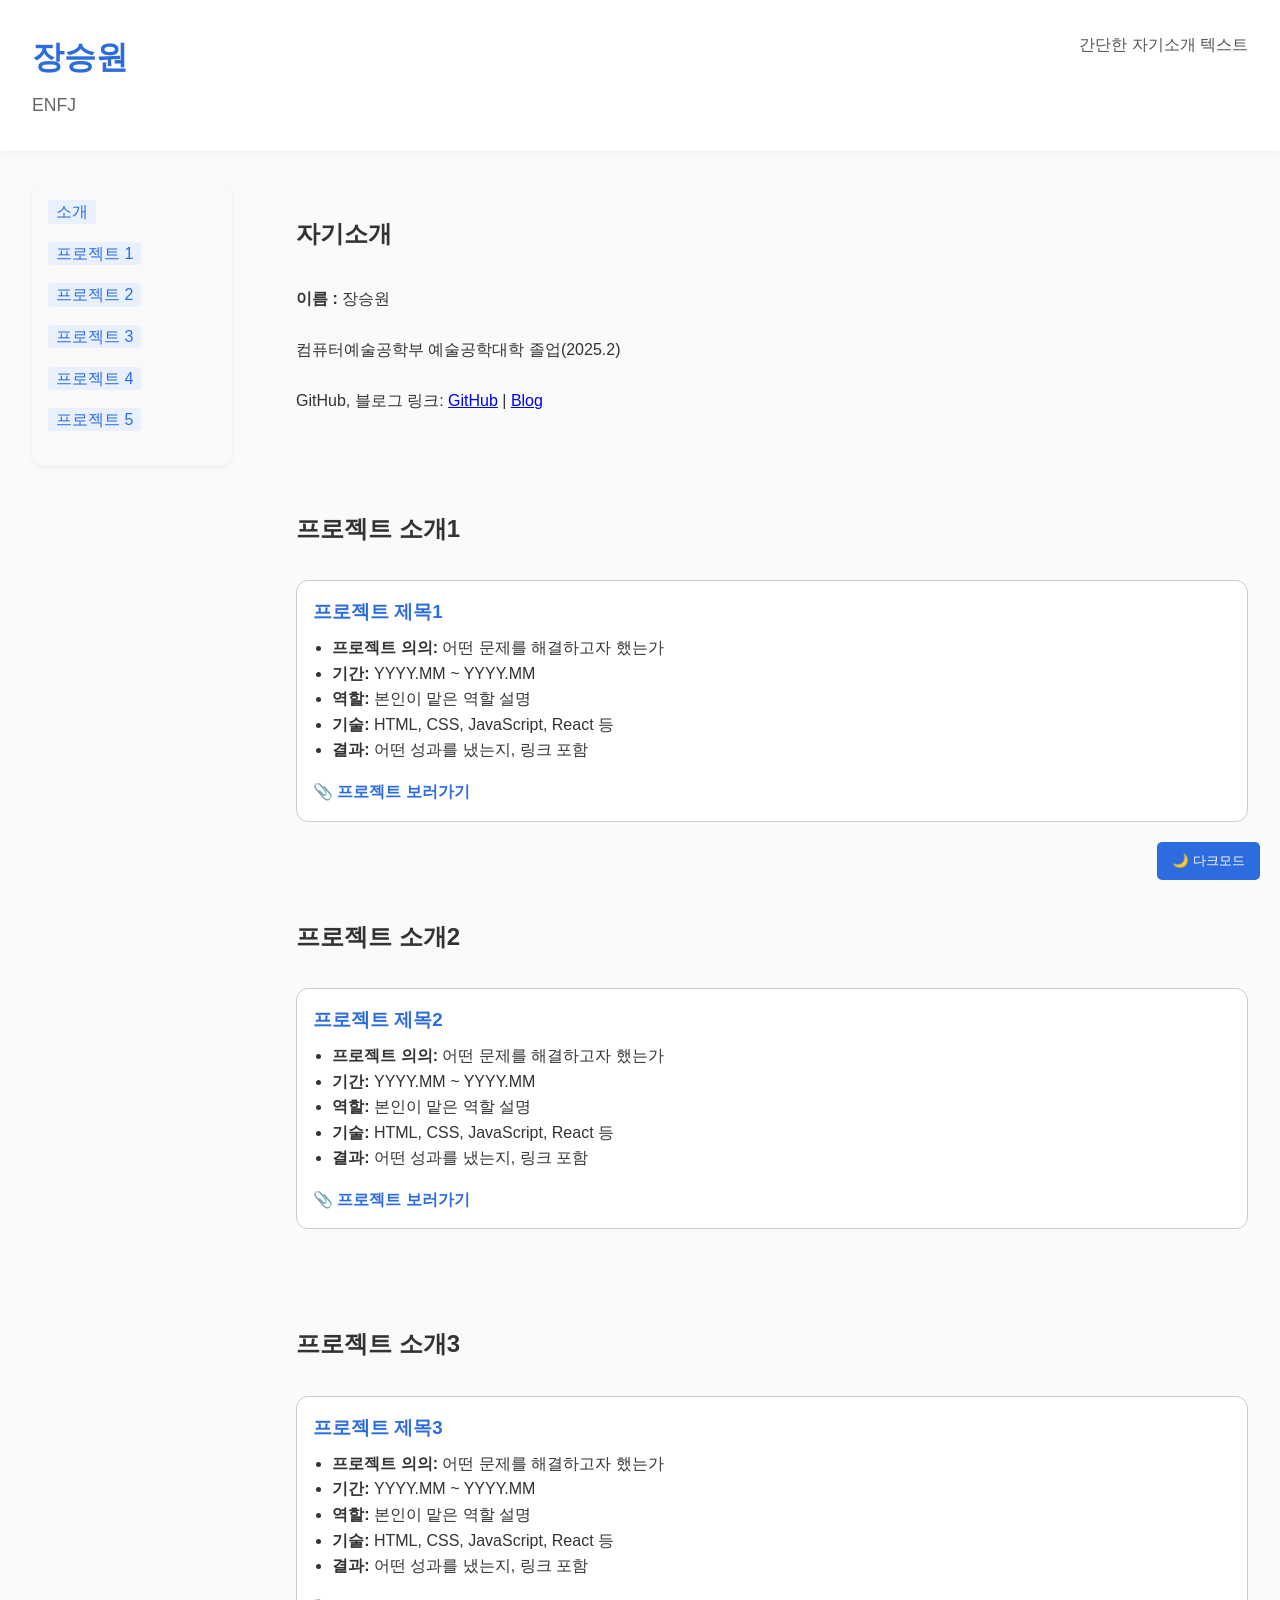
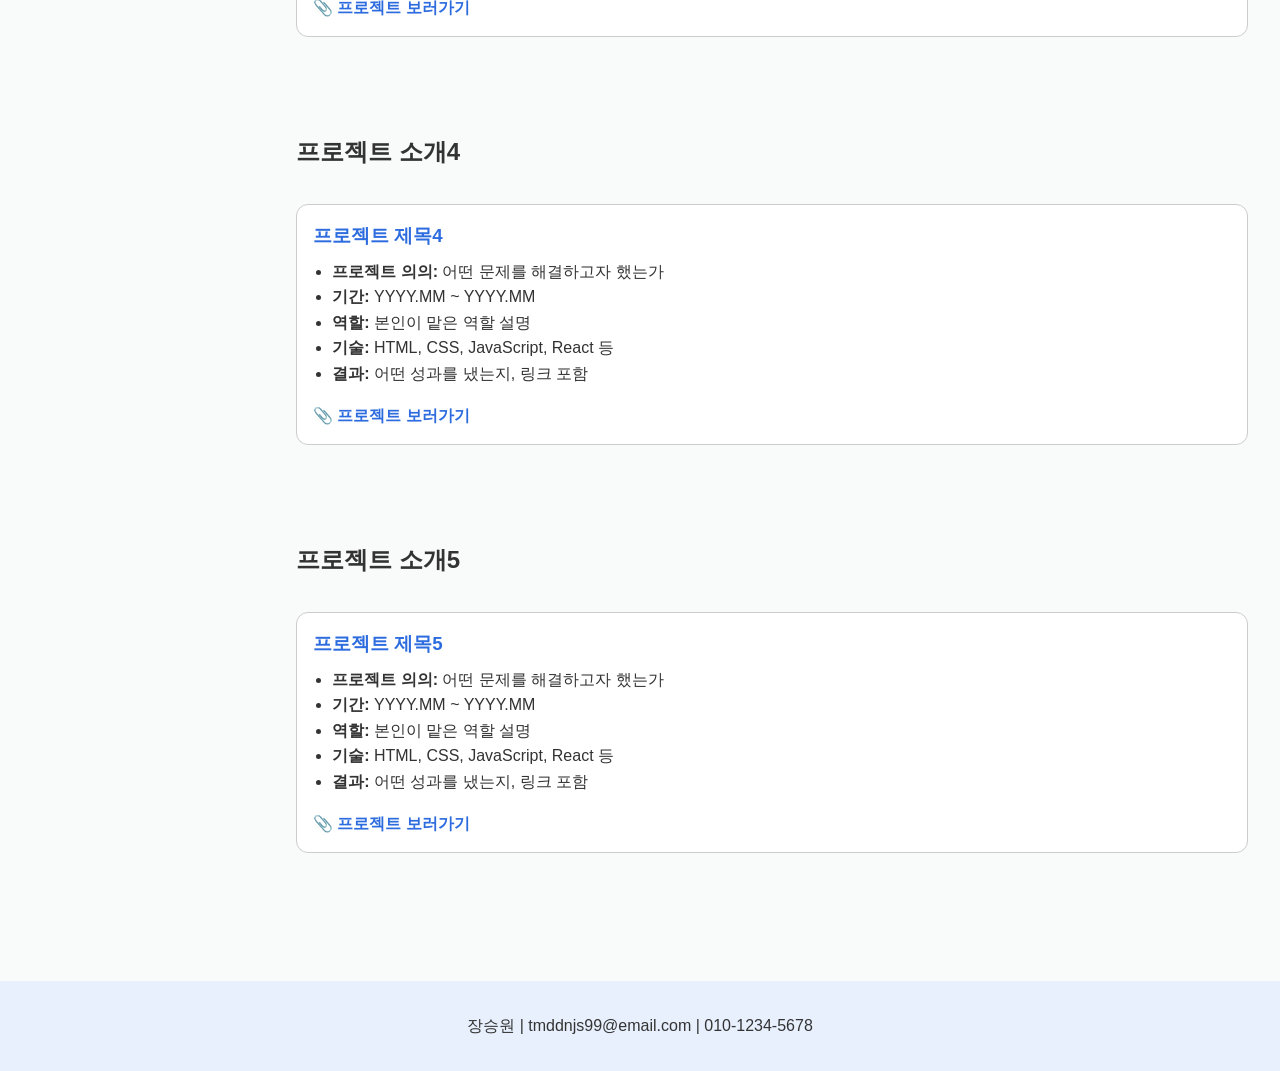
<file: index.html>
<!DOCTYPE html>
<html lang="ko">
<head>
  <meta charset="UTF-8" />
  <meta name="viewport" content="width=device-width, initial-scale=1.0" />
  <title>자기소개 페이지</title>
  <link rel="stylesheet" href="./style.css" />
</head>
<body>
  <header class="main-header">
    <div class="intro-title">
      <h1>장승원</h1>
      <p class="job-title">ENFJ</p>
    </div>
    <div class="self-intro">
      <p>간단한 자기소개 텍스트</p>
    </div>
  </header>

  <div class="main-content">
    <aside class="side-nav">
      <nav>
        <ul>
          <li><a href="#about">소개</a></li>
          <li><a href="#projects1">프로젝트 1</a></li>
          <li><a href="#projects2">프로젝트 2</a></li>
          <li><a href="#projects3">프로젝트 3</a></li>
          <li><a href="#projects4">프로젝트 4</a></li>
          <li><a href="#projects5">프로젝트 5</a></li>
        </ul>
      </nav>
    </aside>


    <section class="content">
      <article id="about" class="about">
        <h2>자기소개</h2>
        <p><b>이름 : </b>장승원</p><br>
        <p>컴퓨터예술공학부 예술공학대학 졸업(2025.2)</p><br>
        <p>GitHub, 블로그 링크: 
          <a href="https://github.com" target="_blank">GitHub</a> | 
          <a href="https://yourblog.com" target="_blank">Blog</a>
        </p>
      </article>

      <article id="projects1" class="projects">
        <h2>프로젝트 소개1</h2>
        <div class="project-card">
          <h3>프로젝트 제목1</h3>
          <ul>
            <li><strong>프로젝트 의의:</strong> 어떤 문제를 해결하고자 했는가</li>
            <li><strong>기간:</strong> YYYY.MM ~ YYYY.MM</li>
            <li><strong>역할:</strong> 본인이 맡은 역할 설명</li>
            <li><strong>기술:</strong> HTML, CSS, JavaScript, React 등</li>
            <li><strong>결과:</strong> 어떤 성과를 냈는지, 링크 포함</li>
          </ul>
          <a href="https://github.com/project-link" target="_blank">📎 프로젝트 보러가기</a>
        </div>
      </article>

      <article id="projects2" class="projects">
        <h2>프로젝트 소개2</h2>
        <div class="project-card">
          <h3>프로젝트 제목2</h3>
          <ul>
            <li><strong>프로젝트 의의:</strong> 어떤 문제를 해결하고자 했는가</li>
            <li><strong>기간:</strong> YYYY.MM ~ YYYY.MM</li>
            <li><strong>역할:</strong> 본인이 맡은 역할 설명</li>
            <li><strong>기술:</strong> HTML, CSS, JavaScript, React 등</li>
            <li><strong>결과:</strong> 어떤 성과를 냈는지, 링크 포함</li>
          </ul>
          <a href="https://github.com/project-link" target="_blank">📎 프로젝트 보러가기</a>
        </div>
      </article>

      <article id="projects3" class="projects">
        <h2>프로젝트 소개3</h2>
        <div class="project-card">
          <h3>프로젝트 제목3</h3>
          <ul>
            <li><strong>프로젝트 의의:</strong> 어떤 문제를 해결하고자 했는가</li>
            <li><strong>기간:</strong> YYYY.MM ~ YYYY.MM</li>
            <li><strong>역할:</strong> 본인이 맡은 역할 설명</li>
            <li><strong>기술:</strong> HTML, CSS, JavaScript, React 등</li>
            <li><strong>결과:</strong> 어떤 성과를 냈는지, 링크 포함</li>
          </ul>
          <a href="https://github.com/project-link" target="_blank">📎 프로젝트 보러가기</a>
        </div>
      </article>
      <article id="projects4" class="projects">
        <h2>프로젝트 소개4</h2>
        <div class="project-card">
          <h3>프로젝트 제목4</h3>
          <ul>
            <li><strong>프로젝트 의의:</strong> 어떤 문제를 해결하고자 했는가</li>
            <li><strong>기간:</strong> YYYY.MM ~ YYYY.MM</li>
            <li><strong>역할:</strong> 본인이 맡은 역할 설명</li>
            <li><strong>기술:</strong> HTML, CSS, JavaScript, React 등</li>
            <li><strong>결과:</strong> 어떤 성과를 냈는지, 링크 포함</li>
          </ul>
          <a href="https://github.com/project-link" target="_blank">📎 프로젝트 보러가기</a>
        </div>
      </article>
      <article id="projects5" class="projects">
        <h2>프로젝트 소개5</h2>
        <div class="project-card">
          <h3>프로젝트 제목5</h3>
          <ul>
            <li><strong>프로젝트 의의:</strong> 어떤 문제를 해결하고자 했는가</li>
            <li><strong>기간:</strong> YYYY.MM ~ YYYY.MM</li>
            <li><strong>역할:</strong> 본인이 맡은 역할 설명</li>
            <li><strong>기술:</strong> HTML, CSS, JavaScript, React 등</li>
            <li><strong>결과:</strong> 어떤 성과를 냈는지, 링크 포함</li>
          </ul>
          <a href="https://github.com/project-link" target="_blank">📎 프로젝트 보러가기</a>
        </div>
      </article>
    </section>
  </div>

  <footer id="footer">
    <p>장승원 | tmddnjs99@email.com | 010-1234-5678</p>
  </footer>

  <script src="script.js"></script>
</body>
</html>
</file>
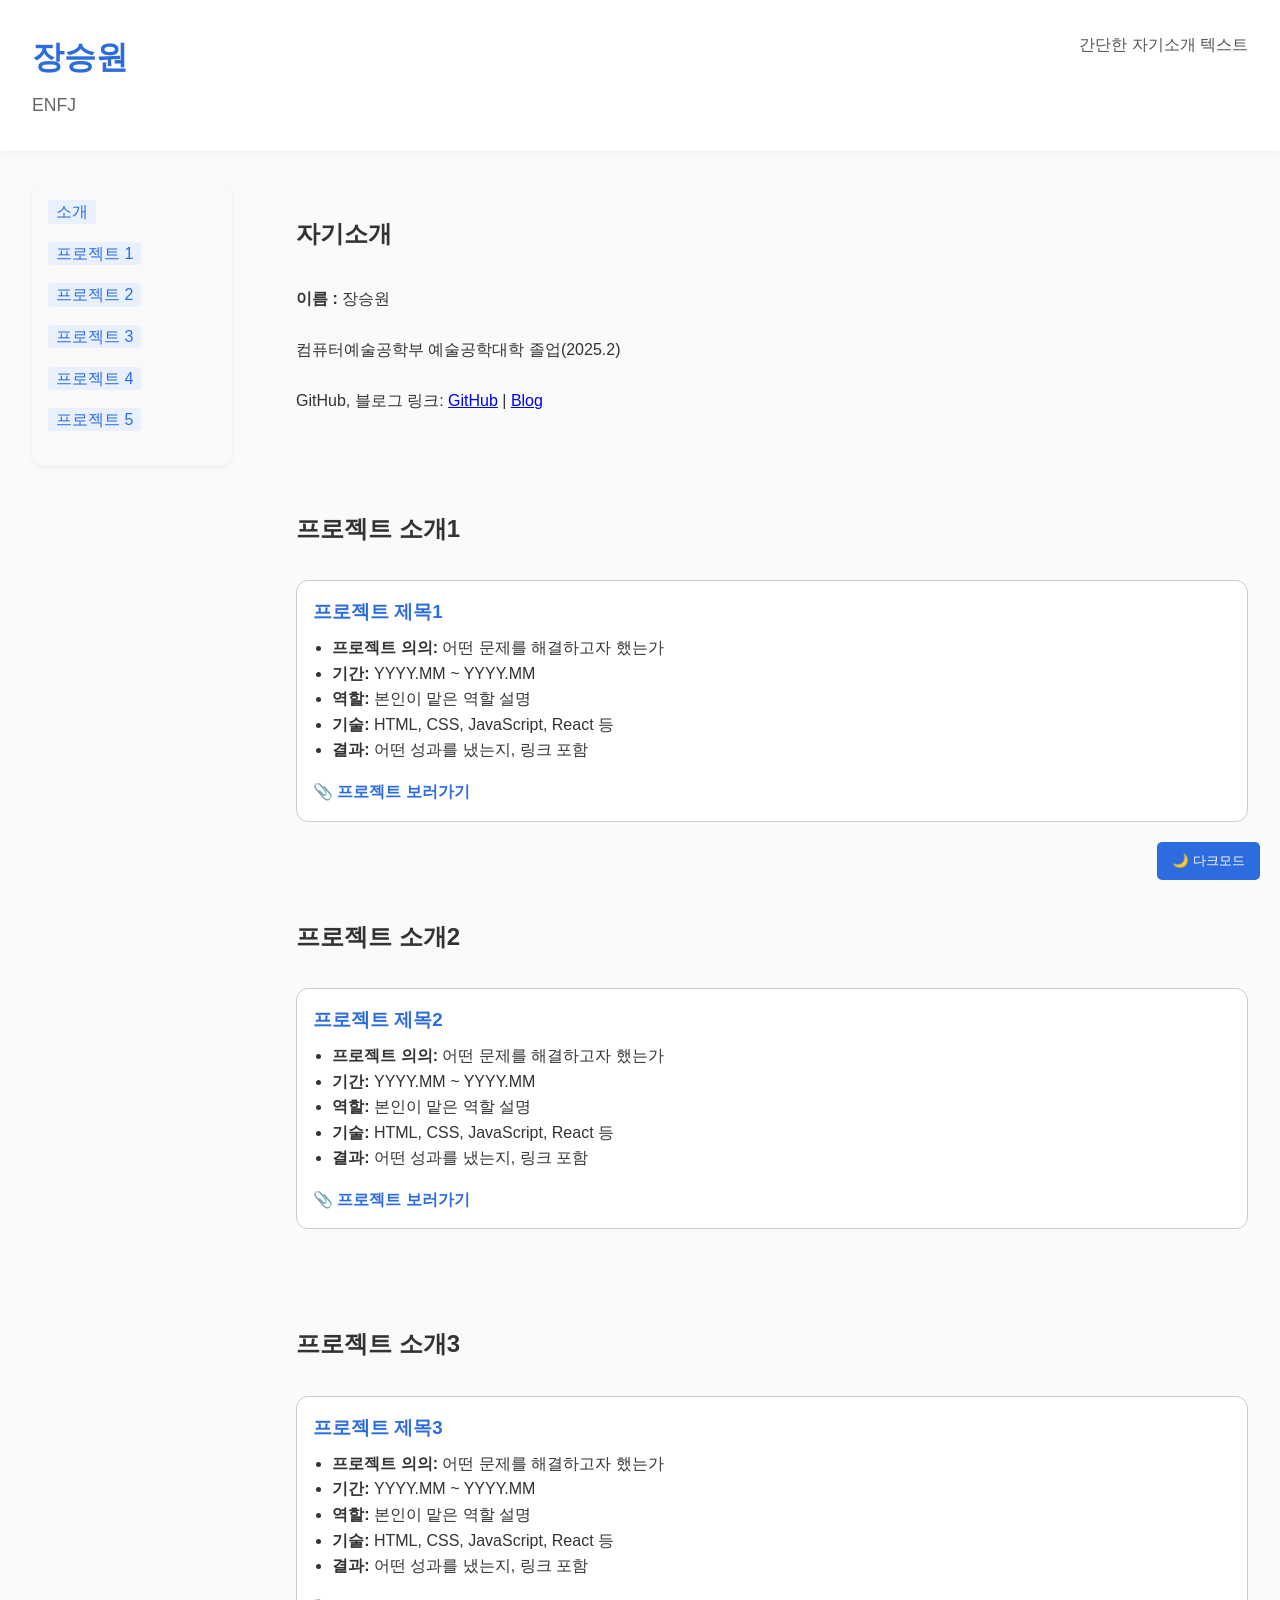
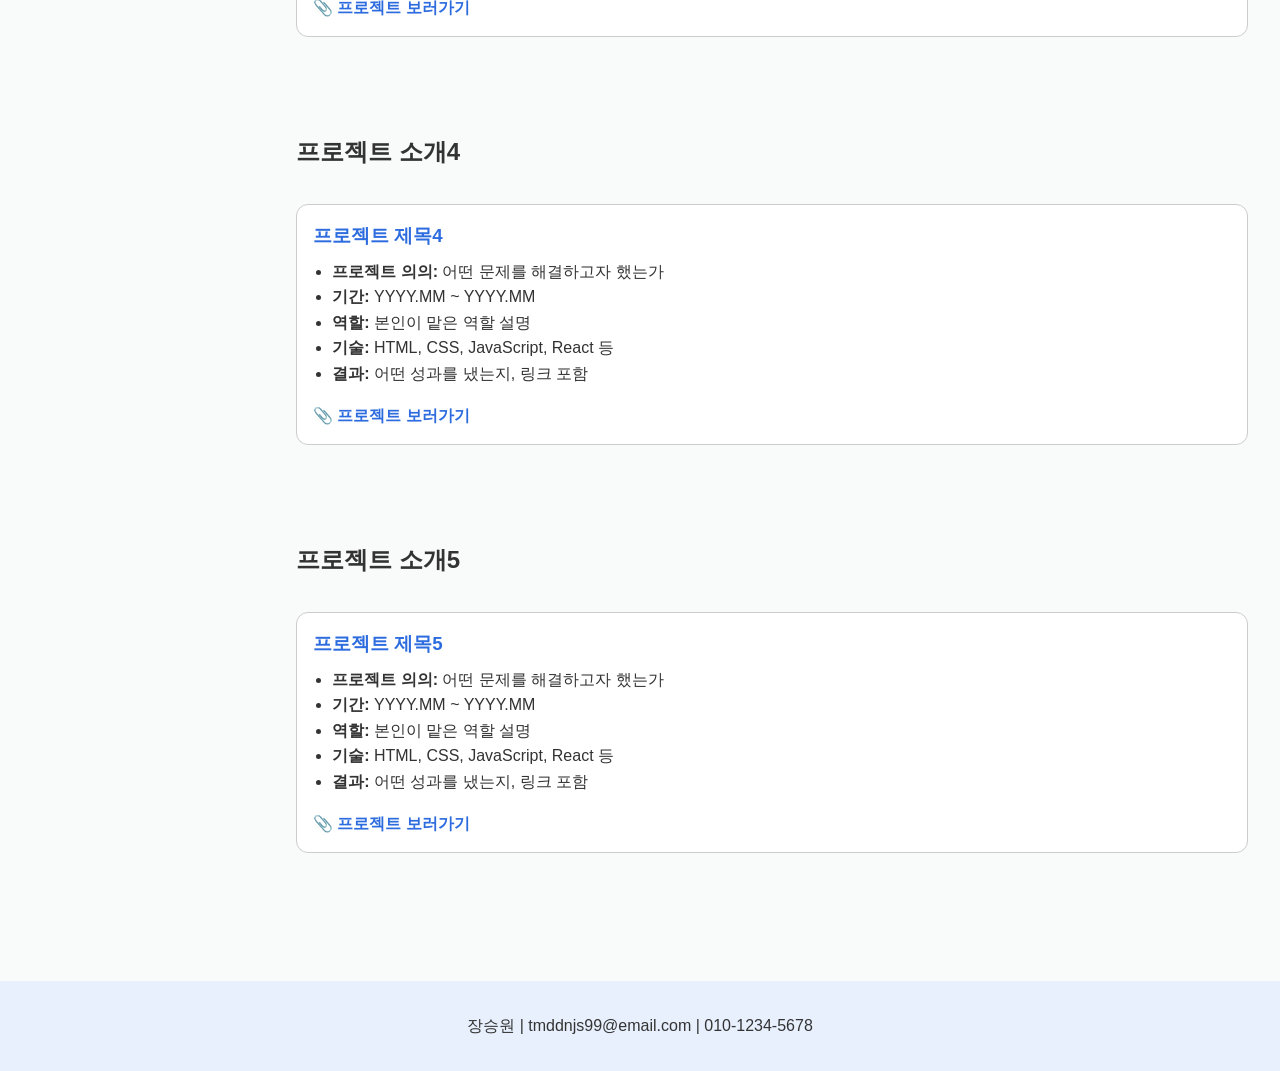
<file: myWeb.html>
<!DOCTYPE html>
<html lang="ko">
<head>
  <meta charset="UTF-8" />
  <meta name="viewport" content="width=device-width, initial-scale=1.0" />
  <title>자기소개 페이지</title>
  <link rel="stylesheet" href="./style.css" />
</head>
<body>
  <header class="main-header">
    <div class="intro-title">
      <h1>장승원</h1>
      <p class="job-title">ENFJ</p>
    </div>
    <div class="self-intro">
      <p>간단한 자기소개 텍스트</p>
    </div>
  </header>

  <div class="main-content">
    <aside class="side-nav">
      <nav>
        <ul>
          <li><a href="#about">소개</a></li>
          <li><a href="#projects1">프로젝트 1</a></li>
          <li><a href="#projects2">프로젝트 2</a></li>
          <li><a href="#projects3">프로젝트 3</a></li>
          <li><a href="#projects4">프로젝트 4</a></li>
          <li><a href="#projects5">프로젝트 5</a></li>
        </ul>
      </nav>
    </aside>


    <section class="content">
      <article id="about" class="about">
        <h2>자기소개</h2>
        <p><b>이름 : </b>장승원</p><br>
        <p>컴퓨터예술공학부 예술공학대학 졸업(2025.2)</p><br>
        <p>GitHub, 블로그 링크: 
          <a href="https://github.com/yourusername" target="_blank">GitHub</a> | 
          <a href="https://yourblog.com" target="_blank">Blog</a>
        </p>
      </article>

      <article id="projects1" class="projects">
        <h2>프로젝트 소개1</h2>
        <div class="project-card">
          <h3>프로젝트 제목1</h3>
          <ul>
            <li><strong>프로젝트 의의:</strong> 어떤 문제를 해결하고자 했는가</li>
            <li><strong>기간:</strong> YYYY.MM ~ YYYY.MM</li>
            <li><strong>역할:</strong> 본인이 맡은 역할 설명</li>
            <li><strong>기술:</strong> HTML, CSS, JavaScript, React 등</li>
            <li><strong>결과:</strong> 어떤 성과를 냈는지, 링크 포함</li>
          </ul>
          <a href="https://github.com/project-link" target="_blank">📎 프로젝트 보러가기</a>
        </div>
      </article>

      <article id="projects2" class="projects">
        <h2>프로젝트 소개2</h2>
        <div class="project-card">
          <h3>프로젝트 제목2</h3>
          <ul>
            <li><strong>프로젝트 의의:</strong> 어떤 문제를 해결하고자 했는가</li>
            <li><strong>기간:</strong> YYYY.MM ~ YYYY.MM</li>
            <li><strong>역할:</strong> 본인이 맡은 역할 설명</li>
            <li><strong>기술:</strong> HTML, CSS, JavaScript, React 등</li>
            <li><strong>결과:</strong> 어떤 성과를 냈는지, 링크 포함</li>
          </ul>
          <a href="https://github.com/project-link" target="_blank">📎 프로젝트 보러가기</a>
        </div>
      </article>

      <article id="projects3" class="projects">
        <h2>프로젝트 소개3</h2>
        <div class="project-card">
          <h3>프로젝트 제목3</h3>
          <ul>
            <li><strong>프로젝트 의의:</strong> 어떤 문제를 해결하고자 했는가</li>
            <li><strong>기간:</strong> YYYY.MM ~ YYYY.MM</li>
            <li><strong>역할:</strong> 본인이 맡은 역할 설명</li>
            <li><strong>기술:</strong> HTML, CSS, JavaScript, React 등</li>
            <li><strong>결과:</strong> 어떤 성과를 냈는지, 링크 포함</li>
          </ul>
          <a href="https://github.com/project-link" target="_blank">📎 프로젝트 보러가기</a>
        </div>
      </article>
      <article id="projects4" class="projects">
        <h2>프로젝트 소개4</h2>
        <div class="project-card">
          <h3>프로젝트 제목4</h3>
          <ul>
            <li><strong>프로젝트 의의:</strong> 어떤 문제를 해결하고자 했는가</li>
            <li><strong>기간:</strong> YYYY.MM ~ YYYY.MM</li>
            <li><strong>역할:</strong> 본인이 맡은 역할 설명</li>
            <li><strong>기술:</strong> HTML, CSS, JavaScript, React 등</li>
            <li><strong>결과:</strong> 어떤 성과를 냈는지, 링크 포함</li>
          </ul>
          <a href="https://github.com/project-link" target="_blank">📎 프로젝트 보러가기</a>
        </div>
      </article>
      <article id="projects5" class="projects">
        <h2>프로젝트 소개5</h2>
        <div class="project-card">
          <h3>프로젝트 제목5</h3>
          <ul>
            <li><strong>프로젝트 의의:</strong> 어떤 문제를 해결하고자 했는가</li>
            <li><strong>기간:</strong> YYYY.MM ~ YYYY.MM</li>
            <li><strong>역할:</strong> 본인이 맡은 역할 설명</li>
            <li><strong>기술:</strong> HTML, CSS, JavaScript, React 등</li>
            <li><strong>결과:</strong> 어떤 성과를 냈는지, 링크 포함</li>
          </ul>
          <a href="https://github.com/project-link" target="_blank">📎 프로젝트 보러가기</a>
        </div>
      </article>
    </section>
  </div>

  <footer id="footer">
    <p>장승원 | tmddnjs99@email.com | 010-1234-5678</p>
  </footer>

  <script src="script.js"></script>
</body>
</html>
</file>
<file: style.css>
/* 기본 설정 */
* {
  margin: 0;
  padding: 0;
  box-sizing: border-box;
}

body {
  font-family: 'Pretendard', sans-serif;
  background-color: #f9fafa; /* 눈에 편한 연한 회백색 */
  color: #333;
  line-height: 1.6;
}

/* Header */
.main-header {
  display: flex;
  justify-content: space-between;
  padding: 2rem;
  background-color: #ffffff;
  box-shadow: 0 2px 8px rgba(0, 0, 0, 0.05);
  position:static;
  top: 0;
  z-index: 10;
}

.intro-title h1 {
  font-size: 2rem;
  font-weight: 700;
  color: #2d6cdf;
  white-space: nowrap;
  overflow: hidden;

}

@keyframes typing {
  from { width: 0 }
  to { width: 180px }
}

@keyframes blink {
  50% { border-color: transparent }
}

.job-title {
  font-size: 1.1rem;
  margin-top: 0.5rem;
  color: #666;
}

.self-intro {
  max-width: 50%;
  font-size: 1rem;
  color: #555;
}

/* Layout */
.main-content {
  display: flex;
  padding: 2rem;
}

/* Side Navigation */
.side-nav {
  position: sticky;
  top: 120px; /* header보다 살짝 아래 */
  width: 200px;
  height: fit-content;
  align-self: flex-start;
  background-color: #f9f9f9;
  border-radius: 10px;
  padding: 1rem;
  margin-right: 4rem;
  box-shadow: 0 2px 4px rgba(0,0,0,0.05);
}

.side-nav ul {
  list-style: none;
}

.side-nav li {
  margin-bottom: 1rem;
}

.side-nav a {
  text-decoration: none;
  color: #444;
  font-weight: 500;
  transition: all 0.3s;
}

.side-nav a:hover,
.side-nav a.active {
  color: #2d6cdf;
  background-color: #e8f0fe;
  padding: 0.2rem 0.5rem;
  border-radius: 4px;
}

/* Section Content */
.content {
  flex: 1;
}

.about, .projects {
  margin-bottom: 4rem;
  margin-top: 2rem; /*추가*/
}

.project-card {
  border: 1px solid #ccc;
  padding: 1rem;
  border-radius: 12px;
  margin-bottom: 2rem;
  background-color: #ffffff;
  transition: transform 0.8s ease;
}

.project-card:hover {
  transform: scale(102%);
  box-shadow: 0 6px 18px rgba(0, 0, 0, 0.08);
}

.project-card h3 {
  color: #2d6cdf;
}

.project-card ul {
  margin-top: 0.5rem;
  margin-bottom: 1rem;
  padding-left: 1.2rem;
}

.project-card a {
  text-decoration: none;
  color: #2d6cdf;
  font-weight: 600;
}

/* Footer */
footer {
  text-align: center;
  padding: 2rem;
  background-color: #e8f0fe;
  color: #333;
  margin-top: 2rem;
}

/* 다크모드 추가 코드 */

body.dark {
  background-color: #1e1e1e;
  color: #ddd;
}

body.dark .main-header,
body.dark .project-card,
body.dark footer {
  background-color: #2a2a2a;
  color: #ddd;
  box-shadow: none;
}

body.dark .side-nav a {
  color: #bbb;
}

body.dark .side-nav a.active,
body.dark .side-nav a:hover {
  background-color: #444;
  color: #fff;
}

body.dark .project-card a {
  color: #6caeff;
}

body.dark .side-nav {
    background-color: #777575;
}


/* 추가 내용*/
.projects h2 {
    padding-top: 2rem;
    padding-bottom: 2rem;
}

.about h2 {
    padding-bottom: 2rem;   
}
</file>
